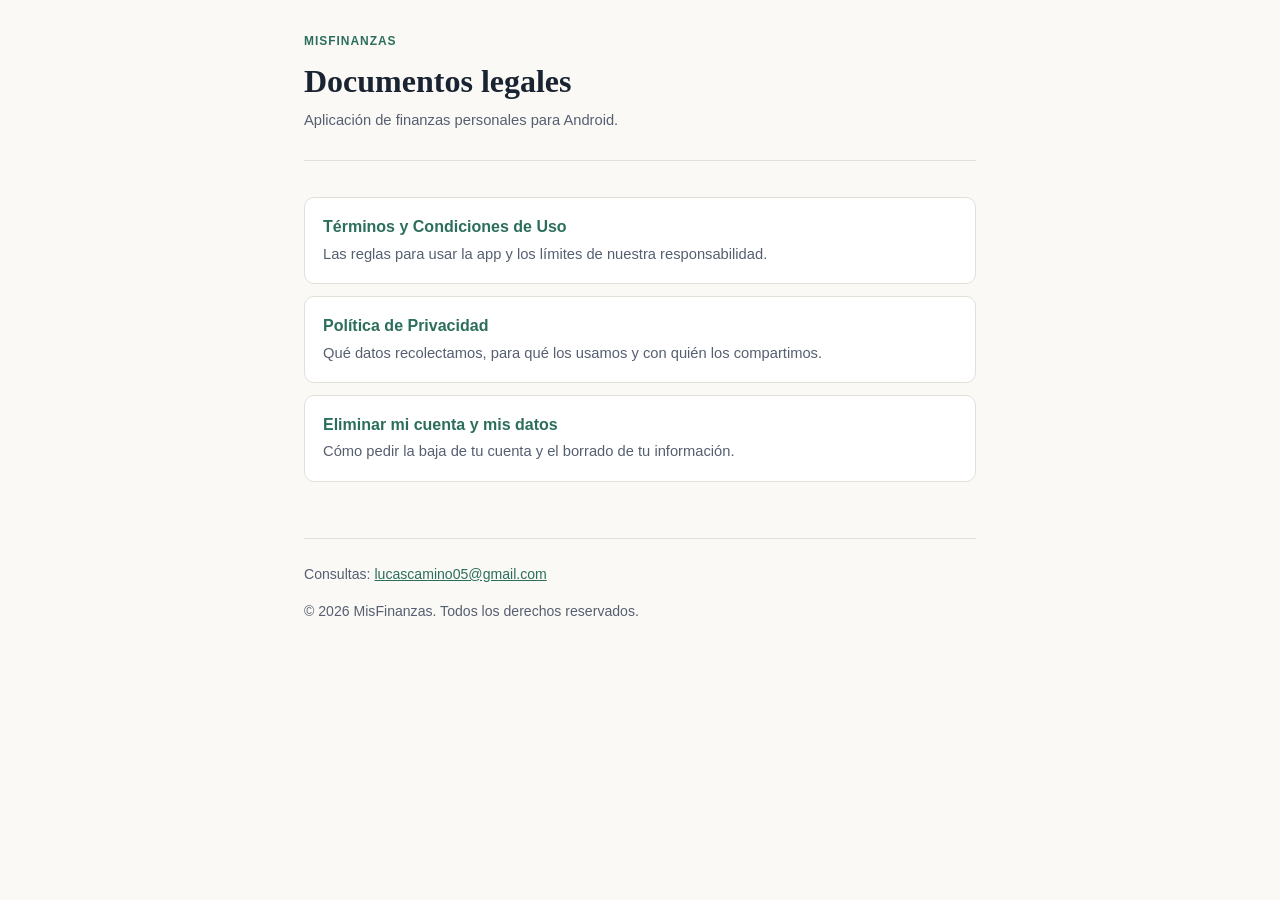
<file: index.html>
<!doctype html>
<html lang="es">
<head>
<meta charset="utf-8">
<meta name="viewport" content="width=device-width, initial-scale=1">
<title>MisFinanzas — Documentos legales</title>
<meta name="description" content="Términos y condiciones, política de privacidad y eliminación de cuenta de la app MisFinanzas.">
<link rel="stylesheet" href="style.css">
<link rel="icon" href="favicon.ico" sizes="any">
<link rel="icon" type="image/png" href="favicon.png">
<link rel="apple-touch-icon" href="apple-touch-icon.png">
</head>
<body>
<div class="wrap">

  <header class="doc-header">
    <p class="eyebrow">MisFinanzas</p>
    <h1>Documentos legales</h1>
    <p class="meta">Aplicación de finanzas personales para Android.</p>
  </header>

  <ul class="doc-list">
    <li>
      <a href="terms.html">
        <strong>Términos y Condiciones de Uso</strong>
        <span>Las reglas para usar la app y los límites de nuestra responsabilidad.</span>
      </a>
    </li>
    <li>
      <a href="privacy-policy.html">
        <strong>Política de Privacidad</strong>
        <span>Qué datos recolectamos, para qué los usamos y con quién los compartimos.</span>
      </a>
    </li>
    <li>
      <a href="delete-account.html">
        <strong>Eliminar mi cuenta y mis datos</strong>
        <span>Cómo pedir la baja de tu cuenta y el borrado de tu información.</span>
      </a>
    </li>
  </ul>

  <footer>
    <p>Consultas: <a href="mailto:lucascamino05@gmail.com">lucascamino05@gmail.com</a></p>
    <p>© 2026 MisFinanzas. Todos los derechos reservados.</p>
  </footer>

</div>
</body>
</html>
</file>
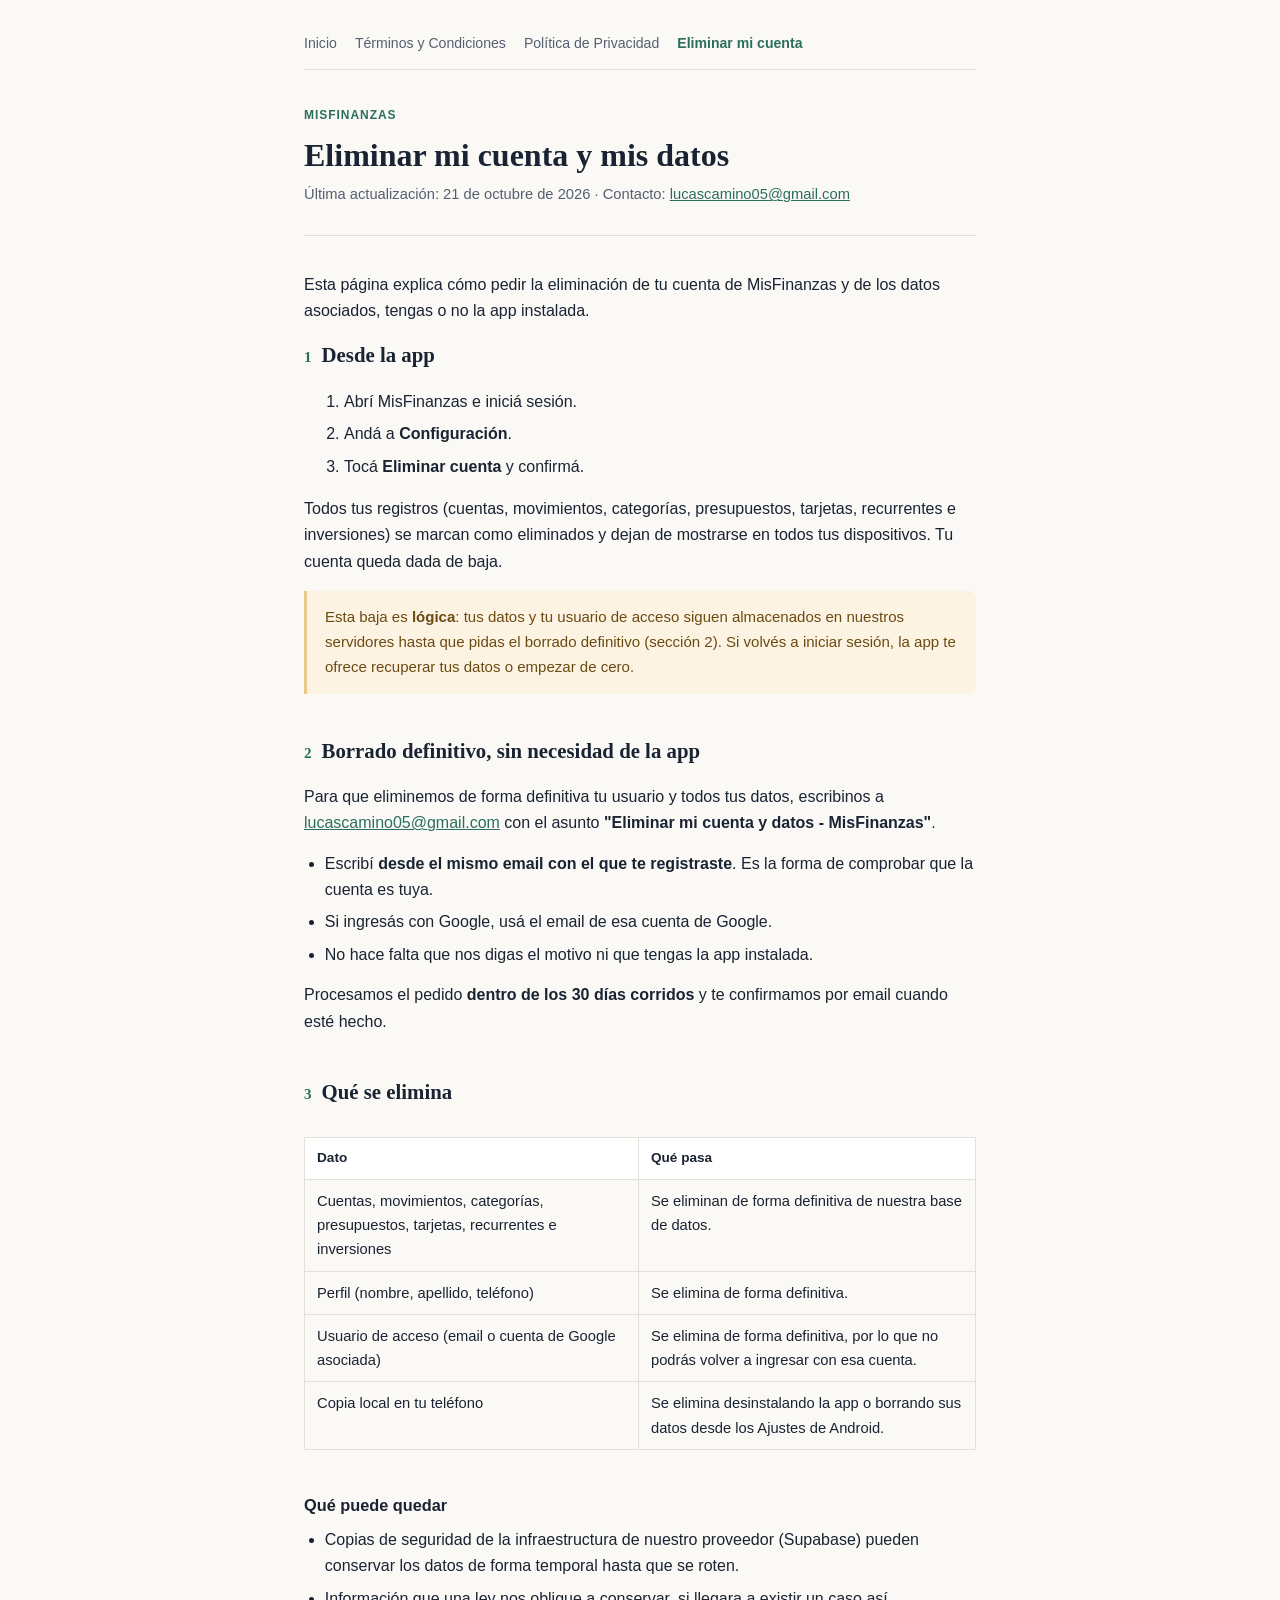
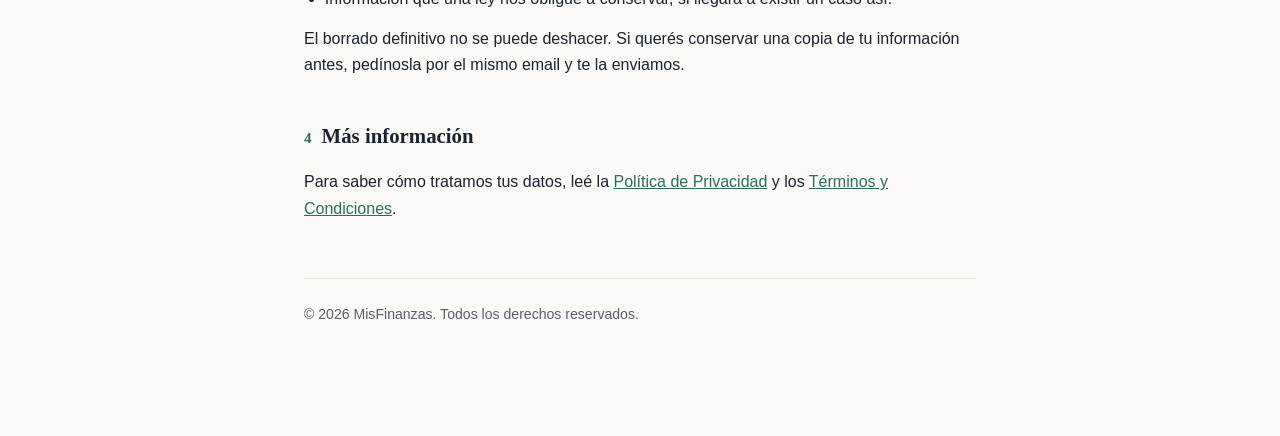
<file: delete-account.html>
<!doctype html>
<html lang="es">
<head>
<meta charset="utf-8">
<meta name="viewport" content="width=device-width, initial-scale=1">
<title>Eliminar mi cuenta — MisFinanzas</title>
<meta name="description" content="Cómo eliminar tu cuenta y tus datos de MisFinanzas.">
<link rel="stylesheet" href="style.css">
<link rel="icon" href="favicon.ico" sizes="any">
<link rel="icon" type="image/png" href="favicon.png">
<link rel="apple-touch-icon" href="apple-touch-icon.png">
</head>
<body>
<div class="wrap">

  <nav class="site-nav" aria-label="Documentos">
    <a href="index.html">Inicio</a>
    <a href="terms.html">Términos y Condiciones</a>
    <a href="privacy-policy.html">Política de Privacidad</a>
    <a href="delete-account.html" aria-current="page">Eliminar mi cuenta</a>
  </nav>

  <header class="doc-header">
    <p class="eyebrow">MisFinanzas</p>
    <h1>Eliminar mi cuenta y mis datos</h1>
    <p class="meta">Última actualización: 21 de octubre de 2026 · Contacto: <a href="mailto:lucascamino05@gmail.com">lucascamino05@gmail.com</a></p>
  </header>

  <p>Esta página explica cómo pedir la eliminación de tu cuenta de MisFinanzas y de los datos asociados, tengas o no la app instalada.</p>

  <section id="desde-la-app">
    <h2 class="section-title"><span class="num">1</span> Desde la app</h2>
    <ol>
      <li>Abrí MisFinanzas e iniciá sesión.</li>
      <li>Andá a <strong>Configuración</strong>.</li>
      <li>Tocá <strong>Eliminar cuenta</strong> y confirmá.</li>
    </ol>
    <p>Todos tus registros (cuentas, movimientos, categorías, presupuestos, tarjetas, recurrentes e inversiones) se marcan como eliminados y dejan de mostrarse en todos tus dispositivos. Tu cuenta queda dada de baja.</p>
    <div class="callout warn">
      <p>Esta baja es <strong>lógica</strong>: tus datos y tu usuario de acceso siguen almacenados en nuestros servidores hasta que pidas el borrado definitivo (sección 2). Si volvés a iniciar sesión, la app te ofrece recuperar tus datos o empezar de cero.</p>
    </div>
  </section>

  <section id="borrado-definitivo">
    <h2 class="section-title"><span class="num">2</span> Borrado definitivo, sin necesidad de la app</h2>
    <p>Para que eliminemos de forma definitiva tu usuario y todos tus datos, escribinos a <a href="mailto:lucascamino05@gmail.com?subject=Eliminar%20mi%20cuenta%20y%20datos%20-%20MisFinanzas">lucascamino05@gmail.com</a> con el asunto <strong>"Eliminar mi cuenta y datos - MisFinanzas"</strong>.</p>
    <ul>
      <li>Escribí <strong>desde el mismo email con el que te registraste</strong>. Es la forma de comprobar que la cuenta es tuya.</li>
      <li>Si ingresás con Google, usá el email de esa cuenta de Google.</li>
      <li>No hace falta que nos digas el motivo ni que tengas la app instalada.</li>
    </ul>
    <p>Procesamos el pedido <strong>dentro de los 30 días corridos</strong> y te confirmamos por email cuando esté hecho.</p>
  </section>

  <section id="que-se-elimina">
    <h2 class="section-title"><span class="num">3</span> Qué se elimina</h2>
    <div class="table-scroll">
      <table>
        <thead><tr><th>Dato</th><th>Qué pasa</th></tr></thead>
        <tbody>
          <tr><td>Cuentas, movimientos, categorías, presupuestos, tarjetas, recurrentes e inversiones</td><td>Se eliminan de forma definitiva de nuestra base de datos.</td></tr>
          <tr><td>Perfil (nombre, apellido, teléfono)</td><td>Se elimina de forma definitiva.</td></tr>
          <tr><td>Usuario de acceso (email o cuenta de Google asociada)</td><td>Se elimina de forma definitiva, por lo que no podrás volver a ingresar con esa cuenta.</td></tr>
          <tr><td>Copia local en tu teléfono</td><td>Se elimina desinstalando la app o borrando sus datos desde los Ajustes de Android.</td></tr>
        </tbody>
      </table>
    </div>

    <h3>Qué puede quedar</h3>
    <ul>
      <li>Copias de seguridad de la infraestructura de nuestro proveedor (Supabase) pueden conservar los datos de forma temporal hasta que se roten.</li>
      <li>Información que una ley nos obligue a conservar, si llegara a existir un caso así.</li>
    </ul>
    <p>El borrado definitivo no se puede deshacer. Si querés conservar una copia de tu información antes, pedínosla por el mismo email y te la enviamos.</p>
  </section>

  <section id="mas-info">
    <h2 class="section-title"><span class="num">4</span> Más información</h2>
    <p>Para saber cómo tratamos tus datos, leé la <a href="privacy-policy.html">Política de Privacidad</a> y los <a href="terms.html">Términos y Condiciones</a>.</p>
  </section>

  <footer>
    <p>© 2026 MisFinanzas. Todos los derechos reservados.</p>
  </footer>

</div>
</body>
</html>
</file>
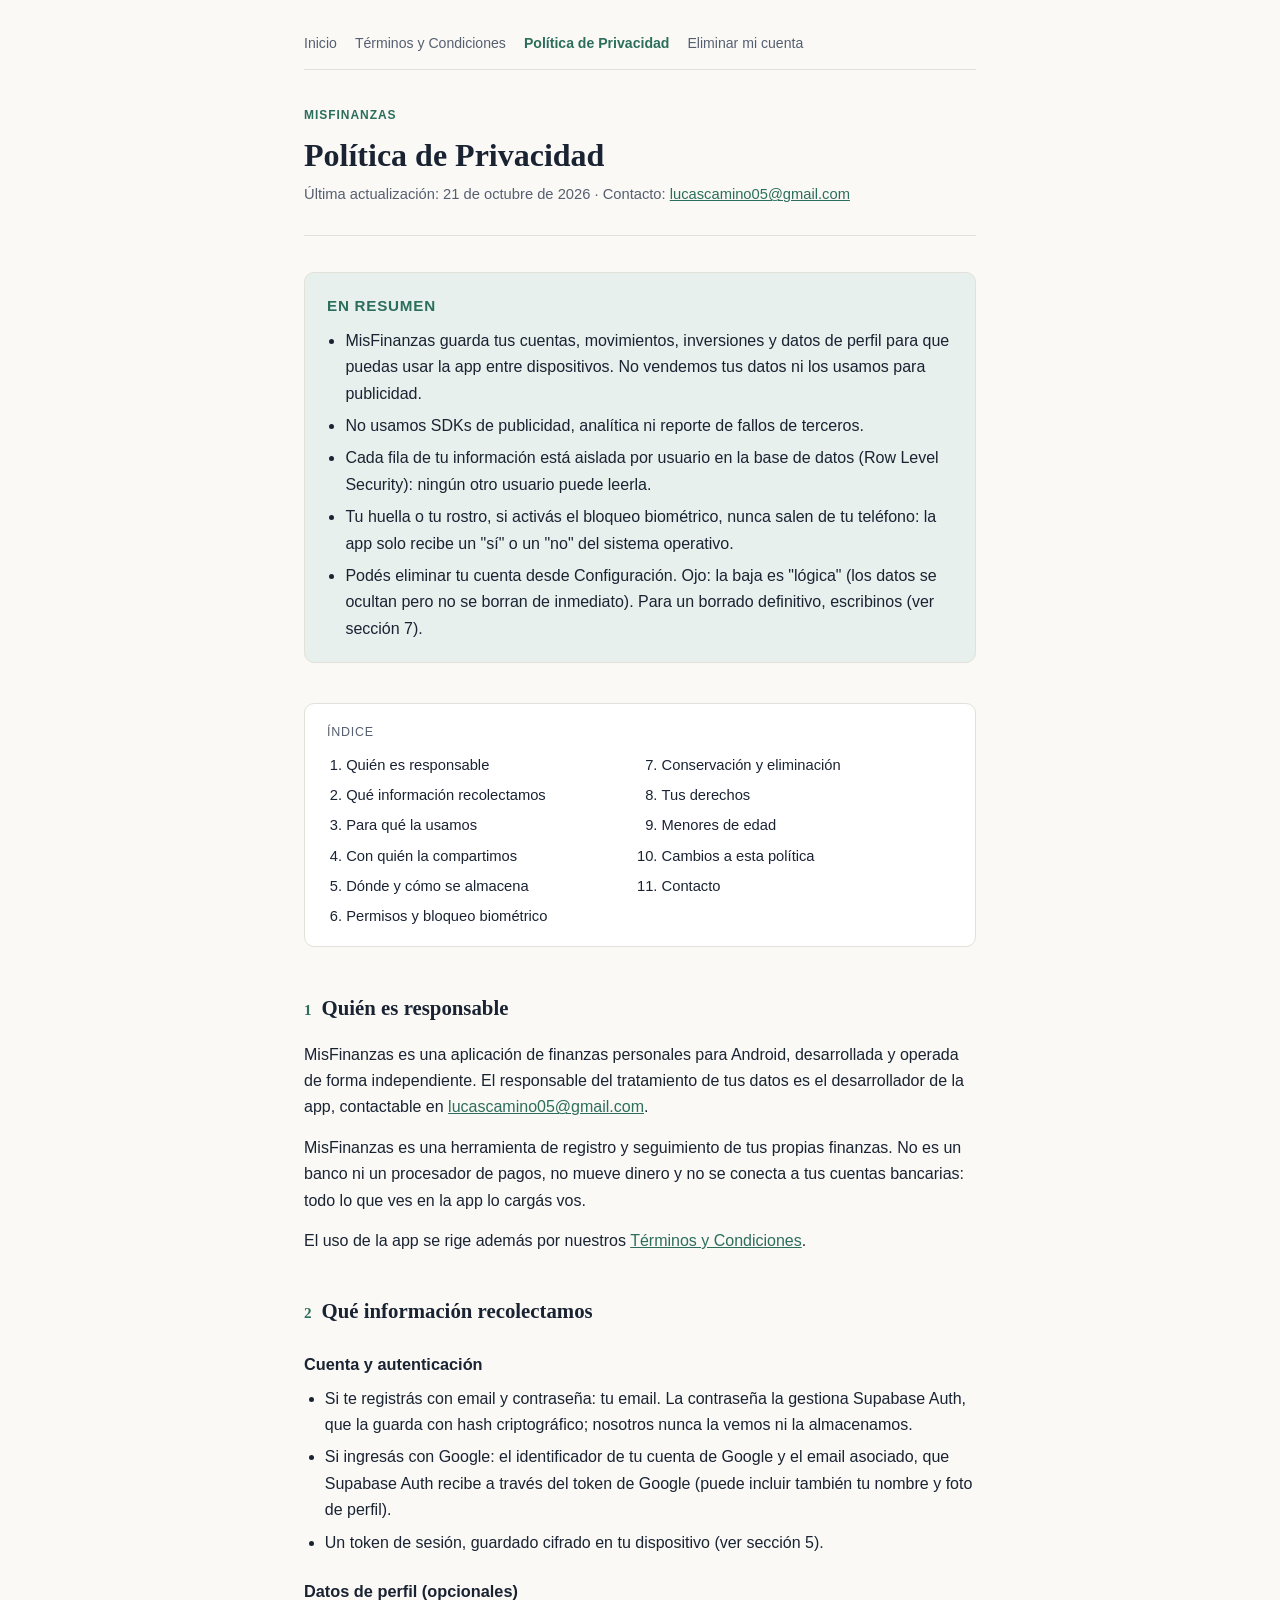
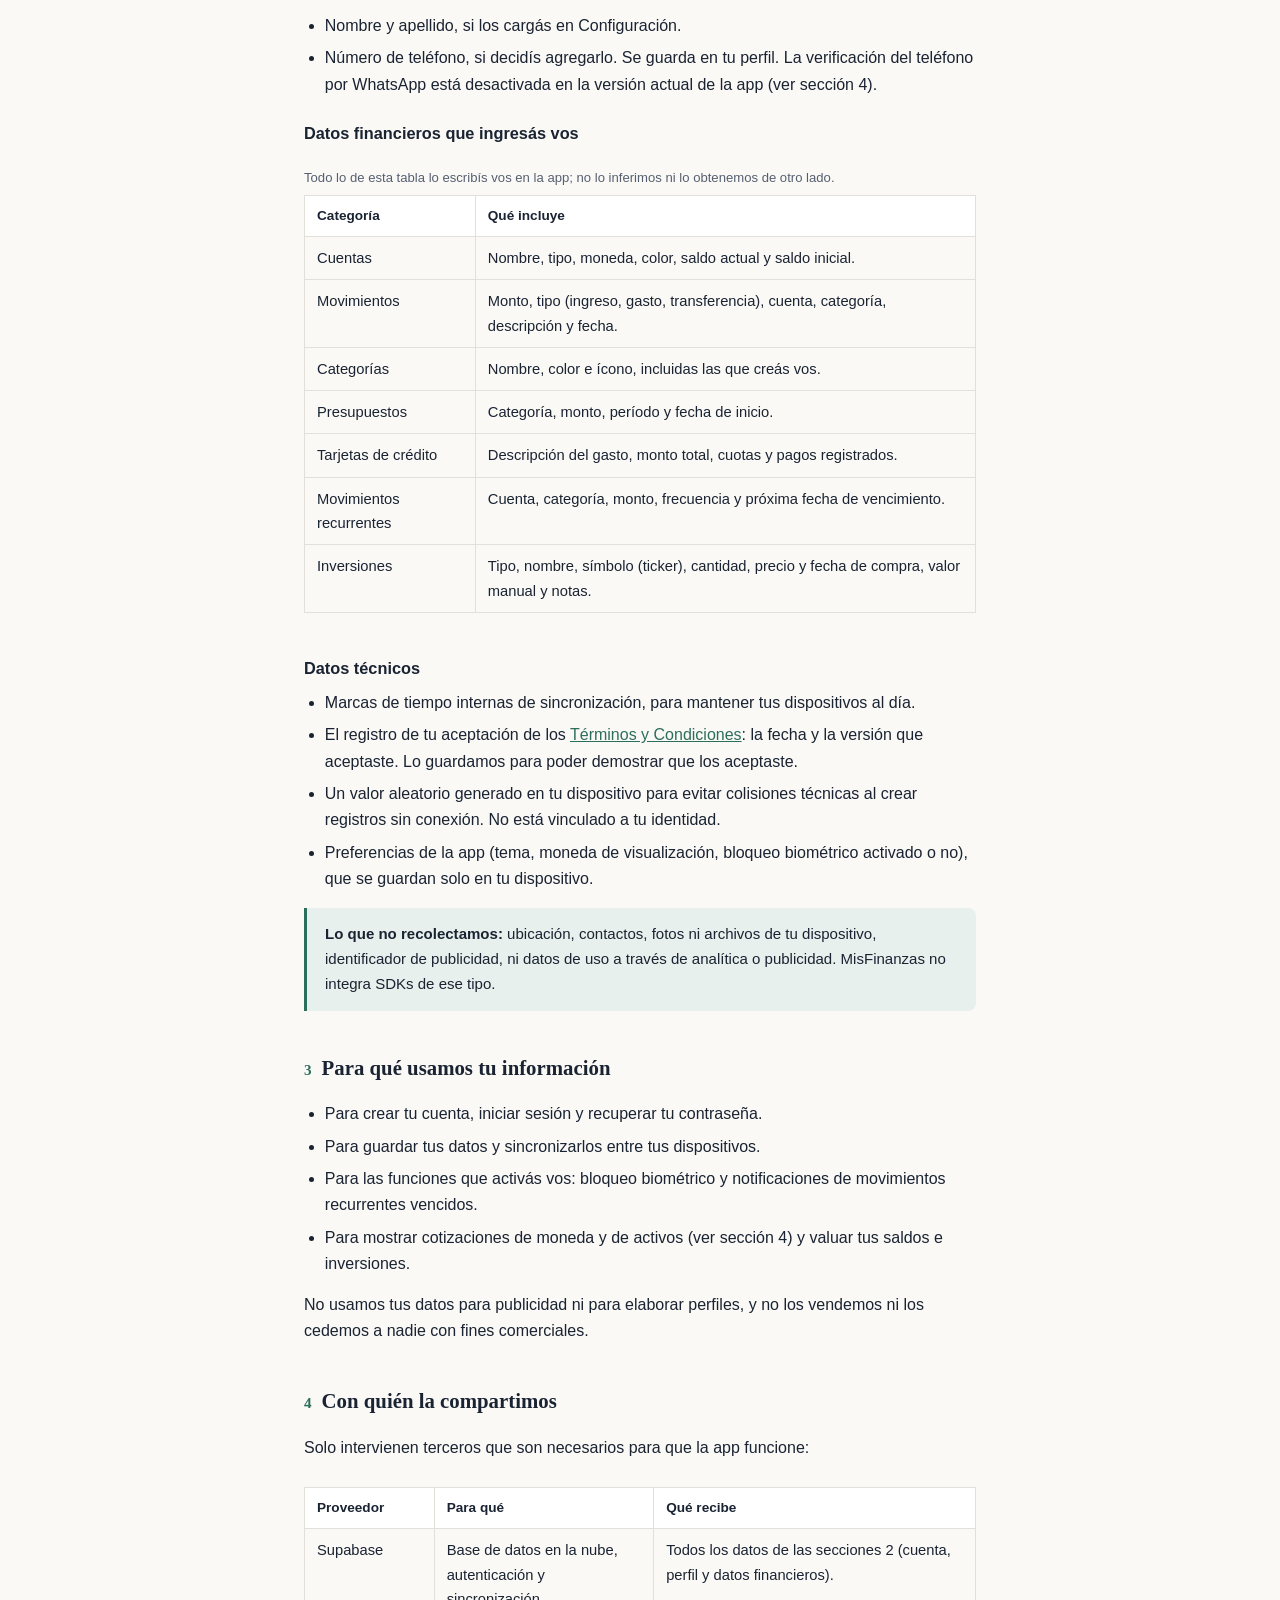
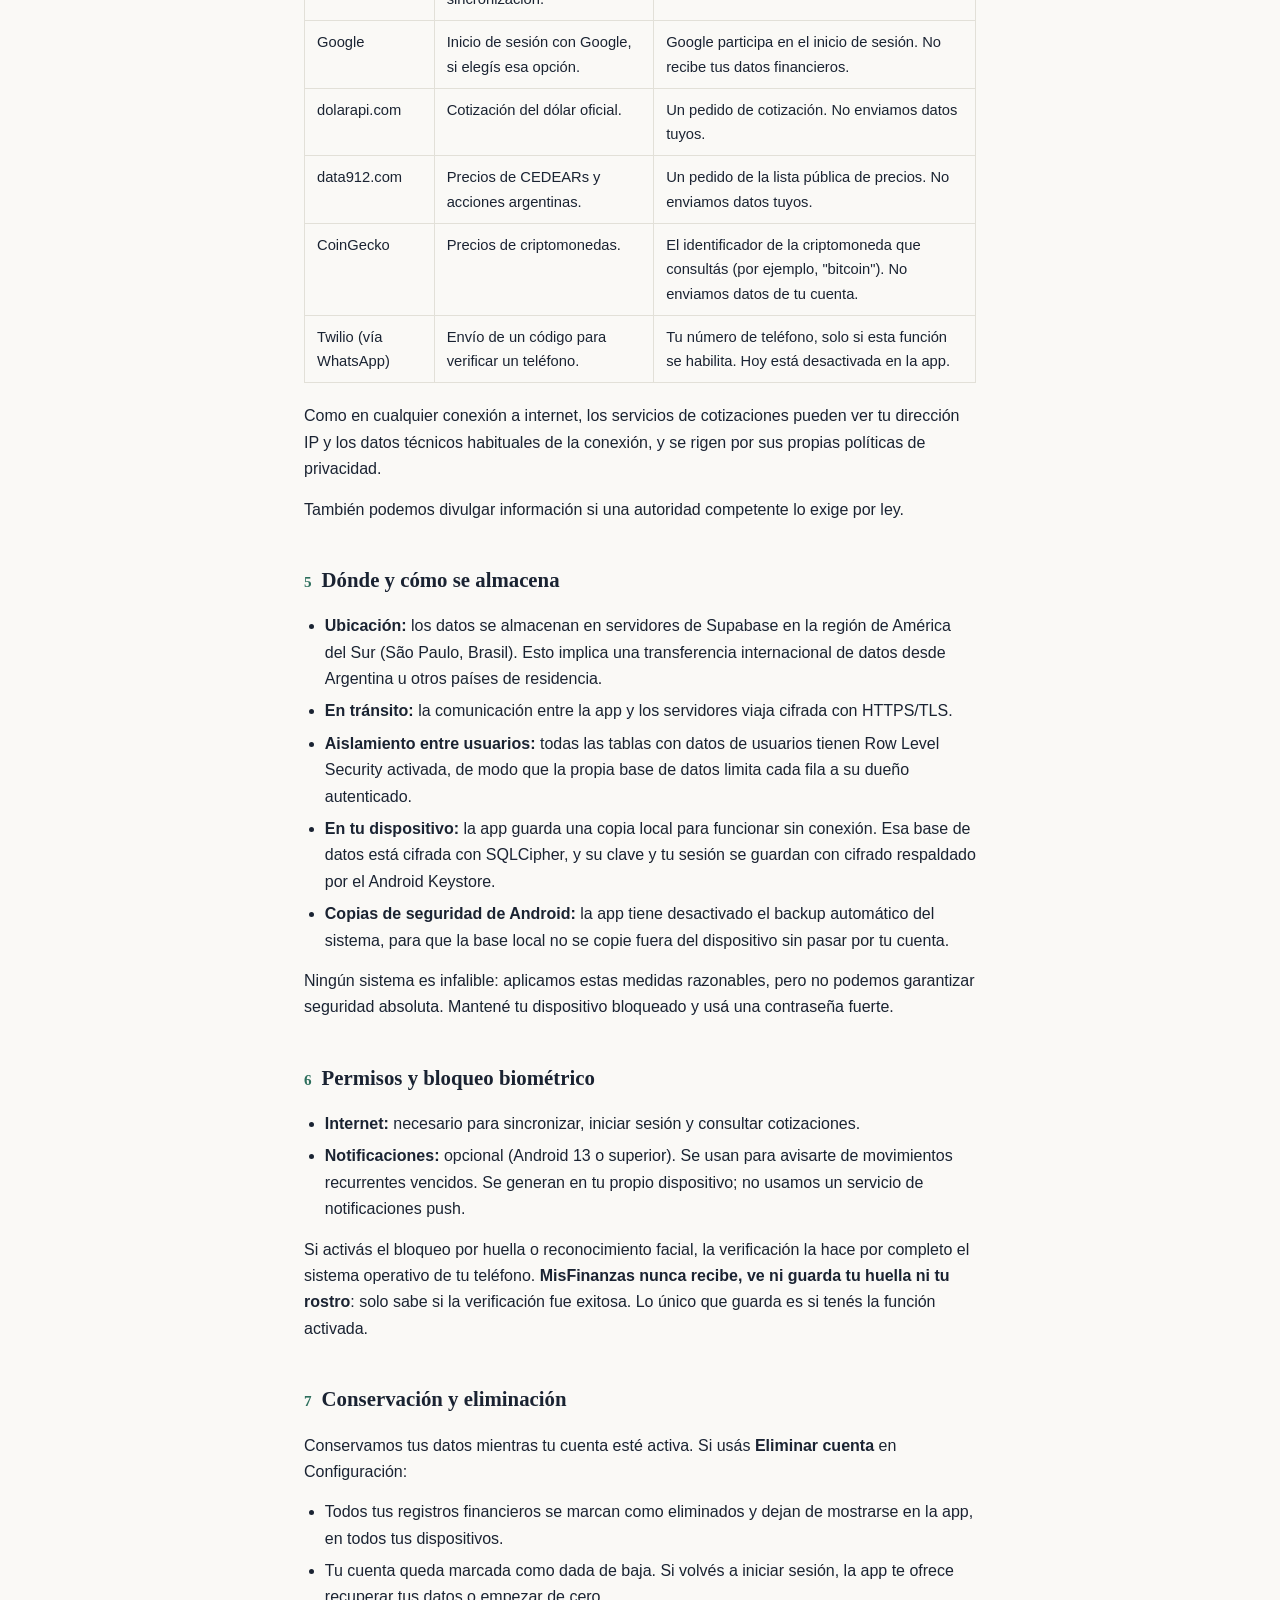
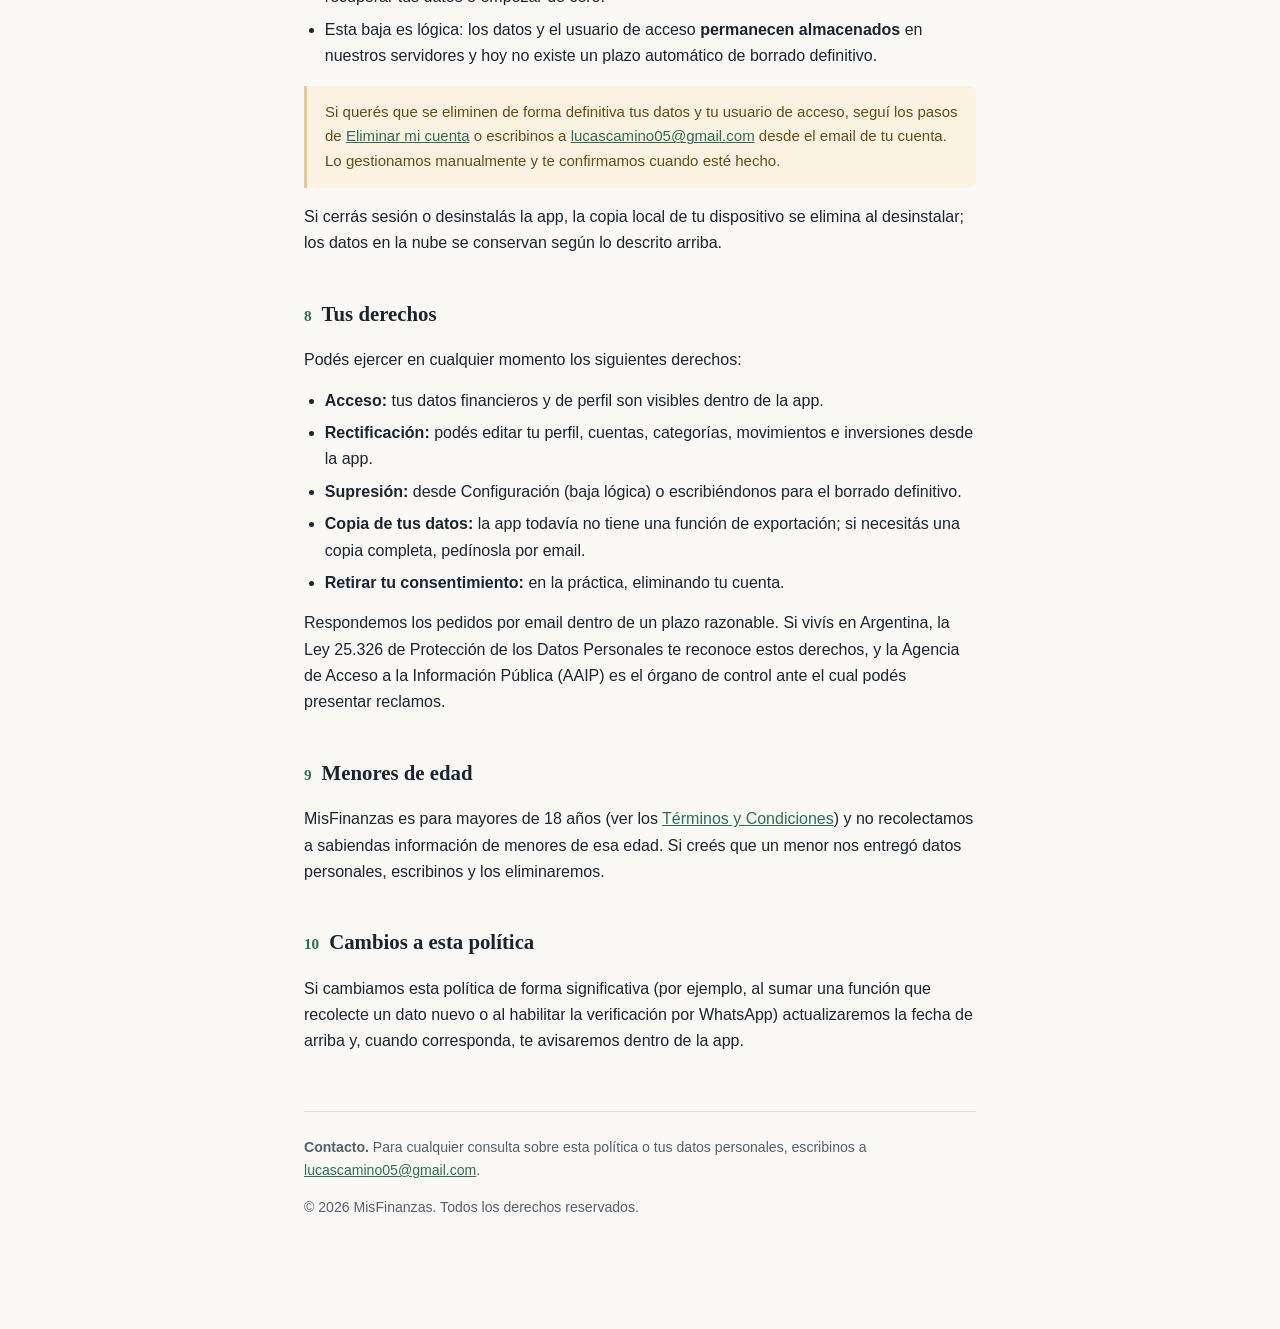
<file: privacy-policy.html>
<!doctype html>
<html lang="es">
<head>
<meta charset="utf-8">
<meta name="viewport" content="width=device-width, initial-scale=1">
<title>Política de Privacidad — MisFinanzas</title>
<meta name="description" content="Política de privacidad de la app MisFinanzas: qué datos se recolectan, para qué, con quién se comparten y cómo ejercer tus derechos.">
<link rel="stylesheet" href="style.css">
<link rel="icon" href="favicon.ico" sizes="any">
<link rel="icon" type="image/png" href="favicon.png">
<link rel="apple-touch-icon" href="apple-touch-icon.png">
</head>
<body>
<div class="wrap">

  <nav class="site-nav" aria-label="Documentos">
    <a href="index.html">Inicio</a>
    <a href="terms.html">Términos y Condiciones</a>
    <a href="privacy-policy.html" aria-current="page">Política de Privacidad</a>
    <a href="delete-account.html">Eliminar mi cuenta</a>
  </nav>

  <header class="doc-header">
    <p class="eyebrow">MisFinanzas</p>
    <h1>Política de Privacidad</h1>
    <p class="meta">Última actualización: 21 de octubre de 2026 · Contacto: <a href="mailto:lucascamino05@gmail.com">lucascamino05@gmail.com</a></p>
  </header>

  <div class="tldr">
    <h2>En resumen</h2>
    <ul>
      <li>MisFinanzas guarda tus cuentas, movimientos, inversiones y datos de perfil para que puedas usar la app entre dispositivos. No vendemos tus datos ni los usamos para publicidad.</li>
      <li>No usamos SDKs de publicidad, analítica ni reporte de fallos de terceros.</li>
      <li>Cada fila de tu información está aislada por usuario en la base de datos (Row Level Security): ningún otro usuario puede leerla.</li>
      <li>Tu huella o tu rostro, si activás el bloqueo biométrico, nunca salen de tu teléfono: la app solo recibe un "sí" o un "no" del sistema operativo.</li>
      <li>Podés eliminar tu cuenta desde Configuración. Ojo: la baja es "lógica" (los datos se ocultan pero no se borran de inmediato). Para un borrado definitivo, escribinos (ver sección 7).</li>
    </ul>
  </div>

  <nav class="toc" aria-label="Índice">
    <p>Índice</p>
    <ol>
      <li><a href="#responsable">Quién es responsable</a></li>
      <li><a href="#que-recolectamos">Qué información recolectamos</a></li>
      <li><a href="#para-que">Para qué la usamos</a></li>
      <li><a href="#con-quien">Con quién la compartimos</a></li>
      <li><a href="#donde-como">Dónde y cómo se almacena</a></li>
      <li><a href="#permisos">Permisos y bloqueo biométrico</a></li>
      <li><a href="#retencion">Conservación y eliminación</a></li>
      <li><a href="#derechos">Tus derechos</a></li>
      <li><a href="#menores">Menores de edad</a></li>
      <li><a href="#cambios">Cambios a esta política</a></li>
      <li><a href="#contacto">Contacto</a></li>
    </ol>
  </nav>

  <section id="responsable">
    <h2 class="section-title"><span class="num">1</span> Quién es responsable</h2>
    <p>MisFinanzas es una aplicación de finanzas personales para Android, desarrollada y operada de forma independiente. El responsable del tratamiento de tus datos es el desarrollador de la app, contactable en <a href="mailto:lucascamino05@gmail.com">lucascamino05@gmail.com</a>.</p>
    <p>MisFinanzas es una herramienta de registro y seguimiento de tus propias finanzas. No es un banco ni un procesador de pagos, no mueve dinero y no se conecta a tus cuentas bancarias: todo lo que ves en la app lo cargás vos.</p>
    <p>El uso de la app se rige además por nuestros <a href="terms.html">Términos y Condiciones</a>.</p>
  </section>

  <section id="que-recolectamos">
    <h2 class="section-title"><span class="num">2</span> Qué información recolectamos</h2>

    <h3>Cuenta y autenticación</h3>
    <ul>
      <li>Si te registrás con email y contraseña: tu email. La contraseña la gestiona Supabase Auth, que la guarda con hash criptográfico; nosotros nunca la vemos ni la almacenamos.</li>
      <li>Si ingresás con Google: el identificador de tu cuenta de Google y el email asociado, que Supabase Auth recibe a través del token de Google (puede incluir también tu nombre y foto de perfil).</li>
      <li>Un token de sesión, guardado cifrado en tu dispositivo (ver sección 5).</li>
    </ul>

    <h3>Datos de perfil (opcionales)</h3>
    <ul>
      <li>Nombre y apellido, si los cargás en Configuración.</li>
      <li>Número de teléfono, si decidís agregarlo. Se guarda en tu perfil. La verificación del teléfono por WhatsApp está desactivada en la versión actual de la app (ver sección 4).</li>
    </ul>

    <h3>Datos financieros que ingresás vos</h3>
    <div class="table-scroll">
      <table>
        <caption>Todo lo de esta tabla lo escribís vos en la app; no lo inferimos ni lo obtenemos de otro lado.</caption>
        <thead><tr><th>Categoría</th><th>Qué incluye</th></tr></thead>
        <tbody>
          <tr><td>Cuentas</td><td>Nombre, tipo, moneda, color, saldo actual y saldo inicial.</td></tr>
          <tr><td>Movimientos</td><td>Monto, tipo (ingreso, gasto, transferencia), cuenta, categoría, descripción y fecha.</td></tr>
          <tr><td>Categorías</td><td>Nombre, color e ícono, incluidas las que creás vos.</td></tr>
          <tr><td>Presupuestos</td><td>Categoría, monto, período y fecha de inicio.</td></tr>
          <tr><td>Tarjetas de crédito</td><td>Descripción del gasto, monto total, cuotas y pagos registrados.</td></tr>
          <tr><td>Movimientos recurrentes</td><td>Cuenta, categoría, monto, frecuencia y próxima fecha de vencimiento.</td></tr>
          <tr><td>Inversiones</td><td>Tipo, nombre, símbolo (ticker), cantidad, precio y fecha de compra, valor manual y notas.</td></tr>
        </tbody>
      </table>
    </div>

    <h3>Datos técnicos</h3>
    <ul>
      <li>Marcas de tiempo internas de sincronización, para mantener tus dispositivos al día.</li>
      <li>El registro de tu aceptación de los <a href="terms.html">Términos y Condiciones</a>: la fecha y la versión que aceptaste. Lo guardamos para poder demostrar que los aceptaste.</li>
      <li>Un valor aleatorio generado en tu dispositivo para evitar colisiones técnicas al crear registros sin conexión. No está vinculado a tu identidad.</li>
      <li>Preferencias de la app (tema, moneda de visualización, bloqueo biométrico activado o no), que se guardan solo en tu dispositivo.</li>
    </ul>

    <div class="callout">
      <p><strong>Lo que no recolectamos:</strong> ubicación, contactos, fotos ni archivos de tu dispositivo, identificador de publicidad, ni datos de uso a través de analítica o publicidad. MisFinanzas no integra SDKs de ese tipo.</p>
    </div>
  </section>

  <section id="para-que">
    <h2 class="section-title"><span class="num">3</span> Para qué usamos tu información</h2>
    <ul>
      <li>Para crear tu cuenta, iniciar sesión y recuperar tu contraseña.</li>
      <li>Para guardar tus datos y sincronizarlos entre tus dispositivos.</li>
      <li>Para las funciones que activás vos: bloqueo biométrico y notificaciones de movimientos recurrentes vencidos.</li>
      <li>Para mostrar cotizaciones de moneda y de activos (ver sección 4) y valuar tus saldos e inversiones.</li>
    </ul>
    <p>No usamos tus datos para publicidad ni para elaborar perfiles, y no los vendemos ni los cedemos a nadie con fines comerciales.</p>
  </section>

  <section id="con-quien">
    <h2 class="section-title"><span class="num">4</span> Con quién la compartimos</h2>
    <p>Solo intervienen terceros que son necesarios para que la app funcione:</p>
    <div class="table-scroll">
      <table>
        <thead><tr><th>Proveedor</th><th>Para qué</th><th>Qué recibe</th></tr></thead>
        <tbody>
          <tr>
            <td>Supabase</td>
            <td>Base de datos en la nube, autenticación y sincronización.</td>
            <td>Todos los datos de las secciones 2 (cuenta, perfil y datos financieros).</td>
          </tr>
          <tr>
            <td>Google</td>
            <td>Inicio de sesión con Google, si elegís esa opción.</td>
            <td>Google participa en el inicio de sesión. No recibe tus datos financieros.</td>
          </tr>
          <tr>
            <td>dolarapi.com</td>
            <td>Cotización del dólar oficial.</td>
            <td>Un pedido de cotización. No enviamos datos tuyos.</td>
          </tr>
          <tr>
            <td>data912.com</td>
            <td>Precios de CEDEARs y acciones argentinas.</td>
            <td>Un pedido de la lista pública de precios. No enviamos datos tuyos.</td>
          </tr>
          <tr>
            <td>CoinGecko</td>
            <td>Precios de criptomonedas.</td>
            <td>El identificador de la criptomoneda que consultás (por ejemplo, "bitcoin"). No enviamos datos de tu cuenta.</td>
          </tr>
          <tr>
            <td>Twilio (vía WhatsApp)</td>
            <td>Envío de un código para verificar un teléfono.</td>
            <td>Tu número de teléfono, solo si esta función se habilita. Hoy está desactivada en la app.</td>
          </tr>
        </tbody>
      </table>
    </div>
    <p>Como en cualquier conexión a internet, los servicios de cotizaciones pueden ver tu dirección IP y los datos técnicos habituales de la conexión, y se rigen por sus propias políticas de privacidad.</p>
    <p>También podemos divulgar información si una autoridad competente lo exige por ley.</p>
  </section>

  <section id="donde-como">
    <h2 class="section-title"><span class="num">5</span> Dónde y cómo se almacena</h2>
    <ul>
      <li><strong>Ubicación:</strong> los datos se almacenan en servidores de Supabase en la región de América del Sur (São Paulo, Brasil). Esto implica una transferencia internacional de datos desde Argentina u otros países de residencia.</li>
      <li><strong>En tránsito:</strong> la comunicación entre la app y los servidores viaja cifrada con HTTPS/TLS.</li>
      <li><strong>Aislamiento entre usuarios:</strong> todas las tablas con datos de usuarios tienen Row Level Security activada, de modo que la propia base de datos limita cada fila a su dueño autenticado.</li>
      <li><strong>En tu dispositivo:</strong> la app guarda una copia local para funcionar sin conexión. Esa base de datos está cifrada con SQLCipher, y su clave y tu sesión se guardan con cifrado respaldado por el Android Keystore.</li>
      <li><strong>Copias de seguridad de Android:</strong> la app tiene desactivado el backup automático del sistema, para que la base local no se copie fuera del dispositivo sin pasar por tu cuenta.</li>
    </ul>
    <p>Ningún sistema es infalible: aplicamos estas medidas razonables, pero no podemos garantizar seguridad absoluta. Mantené tu dispositivo bloqueado y usá una contraseña fuerte.</p>
  </section>

  <section id="permisos">
    <h2 class="section-title"><span class="num">6</span> Permisos y bloqueo biométrico</h2>
    <ul>
      <li><strong>Internet:</strong> necesario para sincronizar, iniciar sesión y consultar cotizaciones.</li>
      <li><strong>Notificaciones:</strong> opcional (Android 13 o superior). Se usan para avisarte de movimientos recurrentes vencidos. Se generan en tu propio dispositivo; no usamos un servicio de notificaciones push.</li>
    </ul>
    <p>Si activás el bloqueo por huella o reconocimiento facial, la verificación la hace por completo el sistema operativo de tu teléfono. <strong>MisFinanzas nunca recibe, ve ni guarda tu huella ni tu rostro</strong>: solo sabe si la verificación fue exitosa. Lo único que guarda es si tenés la función activada.</p>
  </section>

  <section id="retencion">
    <h2 class="section-title"><span class="num">7</span> Conservación y eliminación</h2>
    <p>Conservamos tus datos mientras tu cuenta esté activa. Si usás <strong>Eliminar cuenta</strong> en Configuración:</p>
    <ul>
      <li>Todos tus registros financieros se marcan como eliminados y dejan de mostrarse en la app, en todos tus dispositivos.</li>
      <li>Tu cuenta queda marcada como dada de baja. Si volvés a iniciar sesión, la app te ofrece recuperar tus datos o empezar de cero.</li>
      <li>Esta baja es lógica: los datos y el usuario de acceso <strong>permanecen almacenados</strong> en nuestros servidores y hoy no existe un plazo automático de borrado definitivo.</li>
    </ul>
    <div class="callout warn">
      <p>Si querés que se eliminen de forma definitiva tus datos y tu usuario de acceso, seguí los pasos de <a href="delete-account.html">Eliminar mi cuenta</a> o escribinos a <a href="mailto:lucascamino05@gmail.com">lucascamino05@gmail.com</a> desde el email de tu cuenta. Lo gestionamos manualmente y te confirmamos cuando esté hecho.</p>
    </div>
    <p>Si cerrás sesión o desinstalás la app, la copia local de tu dispositivo se elimina al desinstalar; los datos en la nube se conservan según lo descrito arriba.</p>
  </section>

  <section id="derechos">
    <h2 class="section-title"><span class="num">8</span> Tus derechos</h2>
    <p>Podés ejercer en cualquier momento los siguientes derechos:</p>
    <ul>
      <li><strong>Acceso:</strong> tus datos financieros y de perfil son visibles dentro de la app.</li>
      <li><strong>Rectificación:</strong> podés editar tu perfil, cuentas, categorías, movimientos e inversiones desde la app.</li>
      <li><strong>Supresión:</strong> desde Configuración (baja lógica) o escribiéndonos para el borrado definitivo.</li>
      <li><strong>Copia de tus datos:</strong> la app todavía no tiene una función de exportación; si necesitás una copia completa, pedínosla por email.</li>
      <li><strong>Retirar tu consentimiento:</strong> en la práctica, eliminando tu cuenta.</li>
    </ul>
    <p>Respondemos los pedidos por email dentro de un plazo razonable. Si vivís en Argentina, la Ley 25.326 de Protección de los Datos Personales te reconoce estos derechos, y la Agencia de Acceso a la Información Pública (AAIP) es el órgano de control ante el cual podés presentar reclamos.</p>
  </section>

  <section id="menores">
    <h2 class="section-title"><span class="num">9</span> Menores de edad</h2>
    <p>MisFinanzas es para mayores de 18 años (ver los <a href="terms.html#edad">Términos y Condiciones</a>) y no recolectamos a sabiendas información de menores de esa edad. Si creés que un menor nos entregó datos personales, escribinos y los eliminaremos.</p>
  </section>

  <section id="cambios">
    <h2 class="section-title"><span class="num">10</span> Cambios a esta política</h2>
    <p>Si cambiamos esta política de forma significativa (por ejemplo, al sumar una función que recolecte un dato nuevo o al habilitar la verificación por WhatsApp) actualizaremos la fecha de arriba y, cuando corresponda, te avisaremos dentro de la app.</p>
  </section>

  <footer id="contacto">
    <p><strong>Contacto.</strong> Para cualquier consulta sobre esta política o tus datos personales, escribinos a <a href="mailto:lucascamino05@gmail.com">lucascamino05@gmail.com</a>.</p>
    <p>© 2026 MisFinanzas. Todos los derechos reservados.</p>
  </footer>

</div>
</body>
</html>
</file>
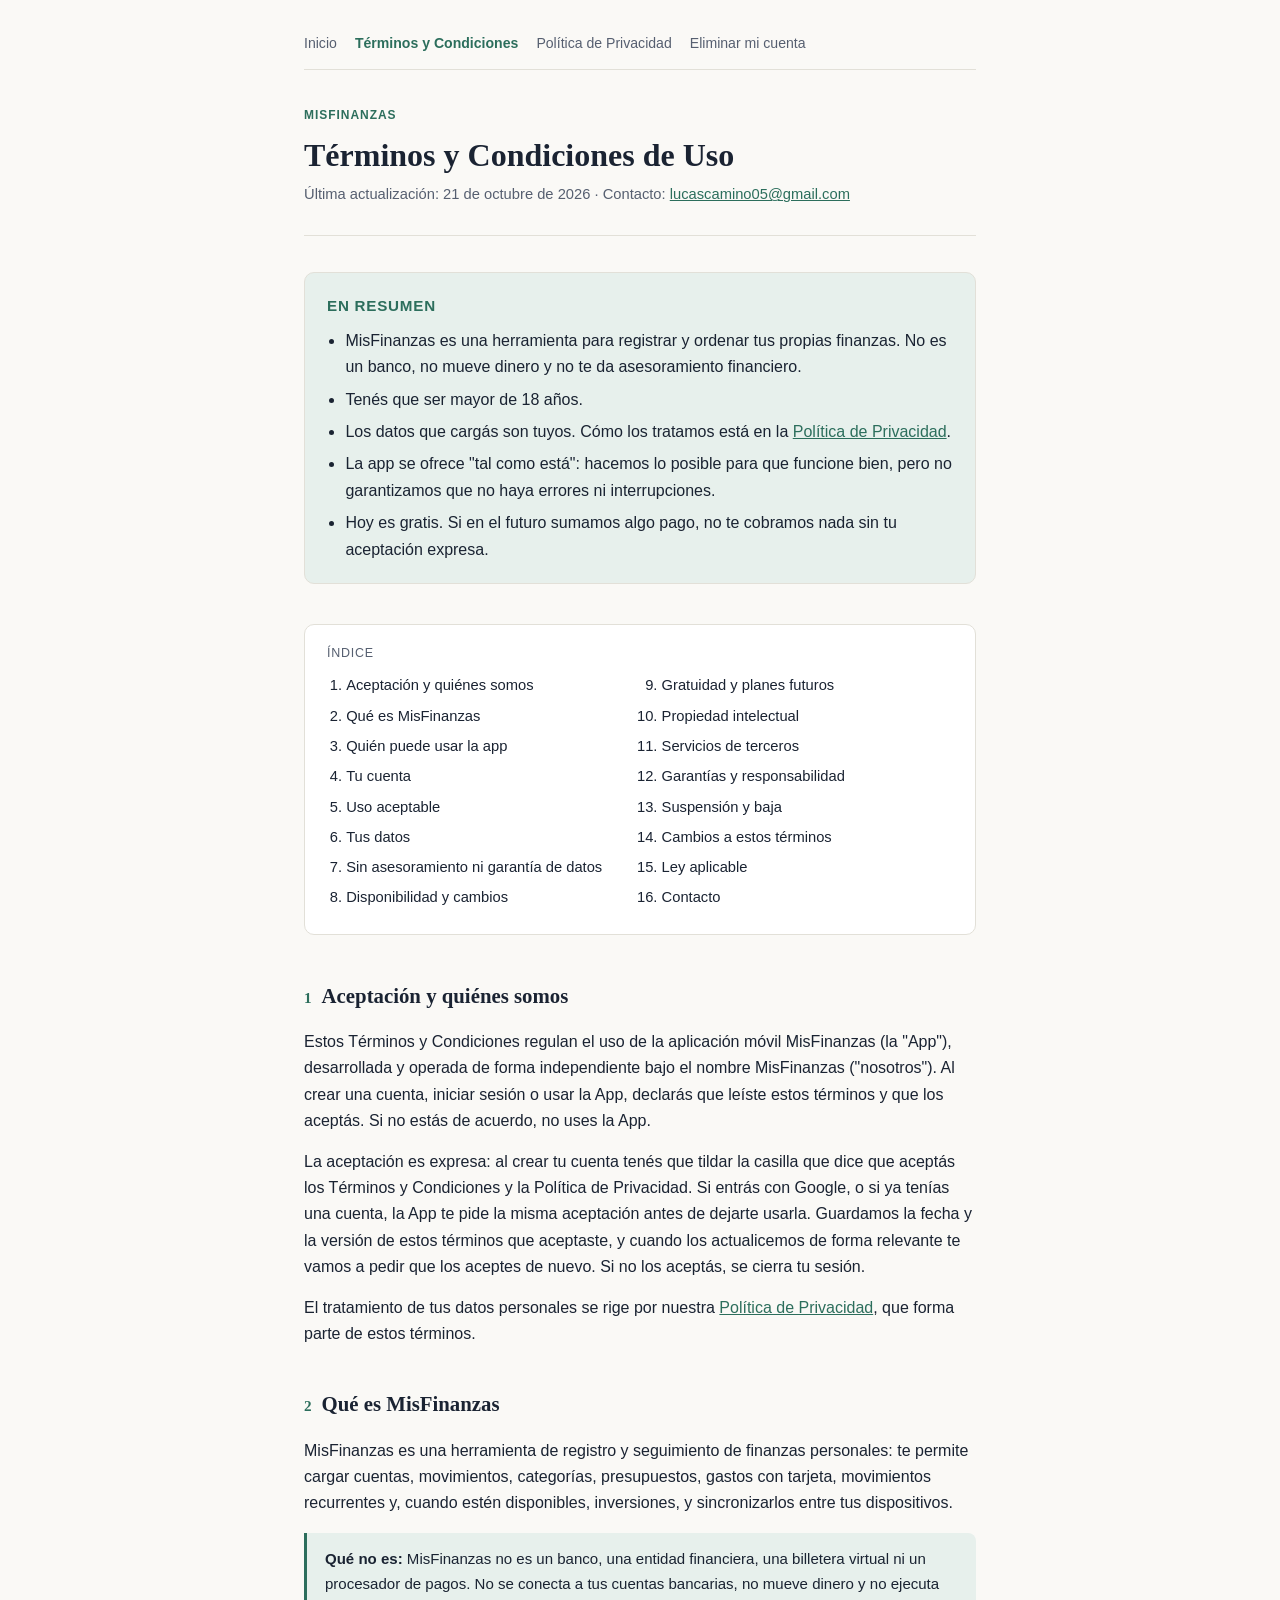
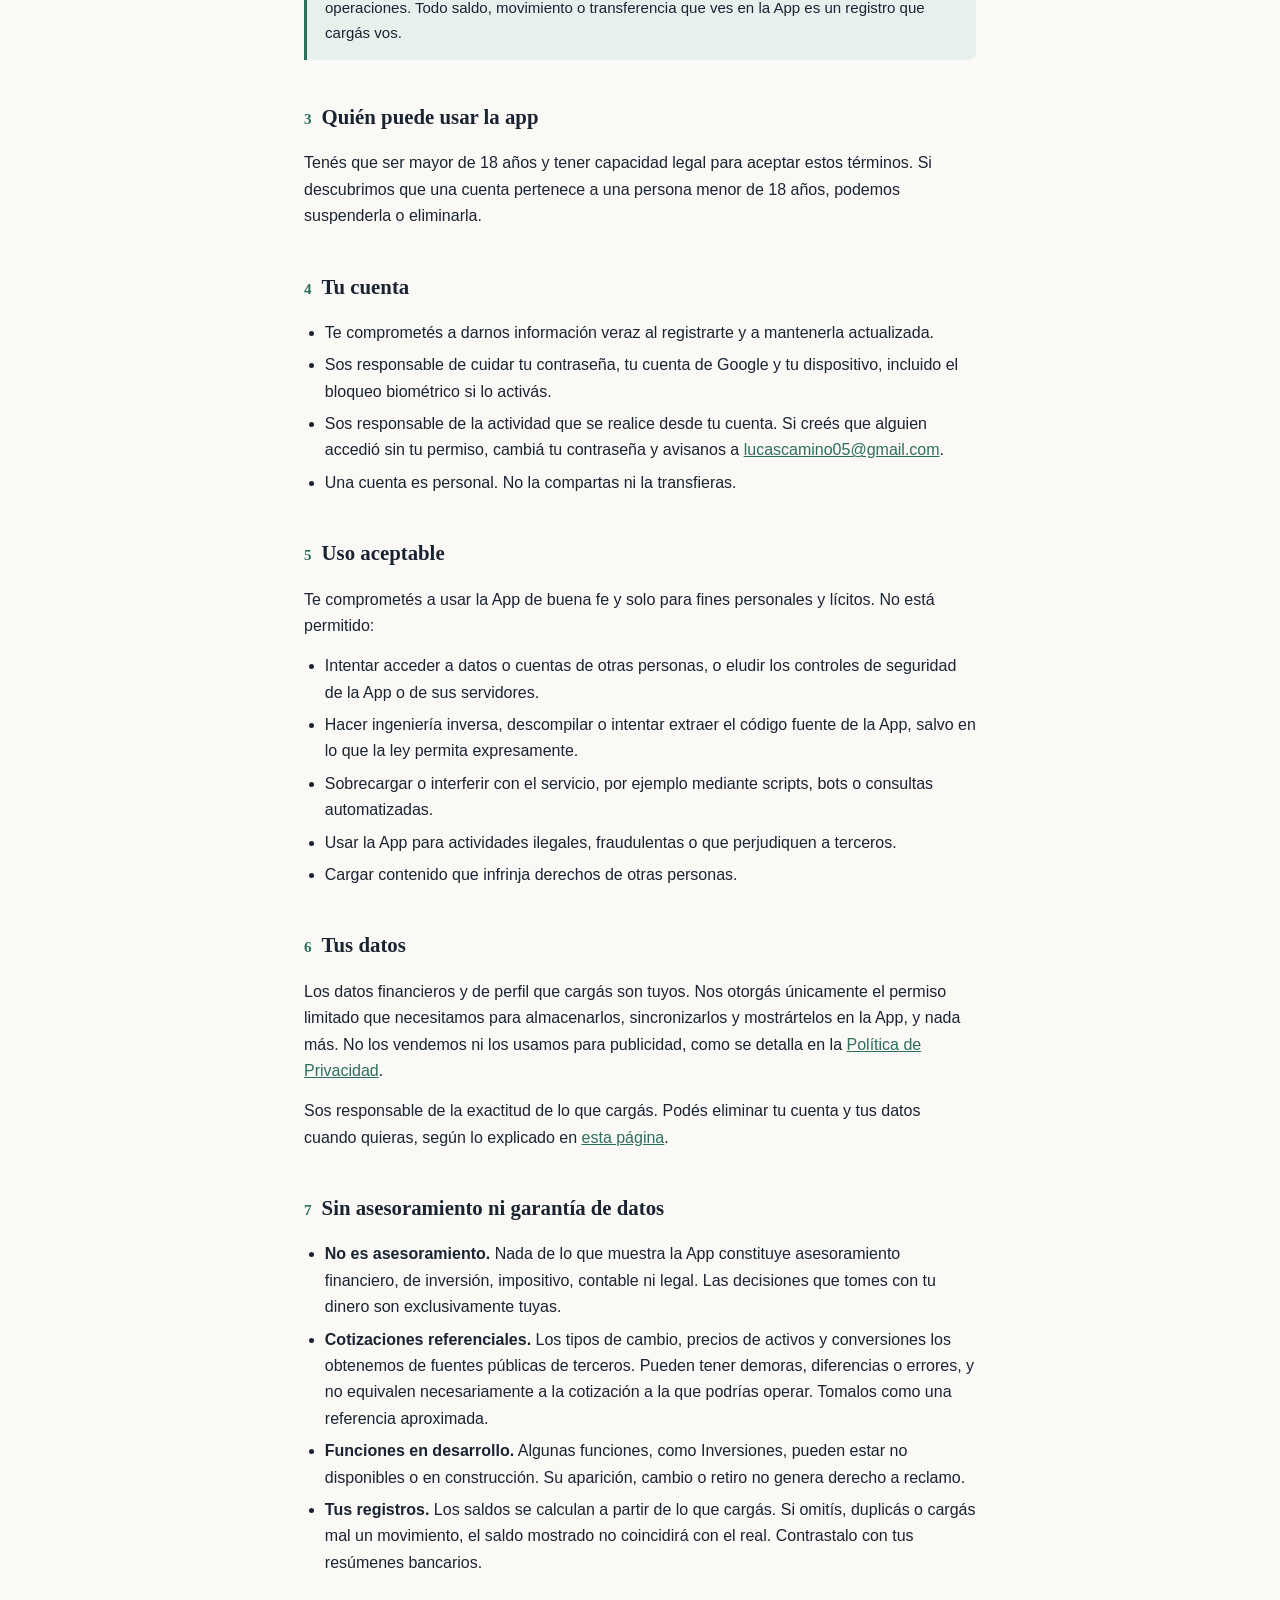
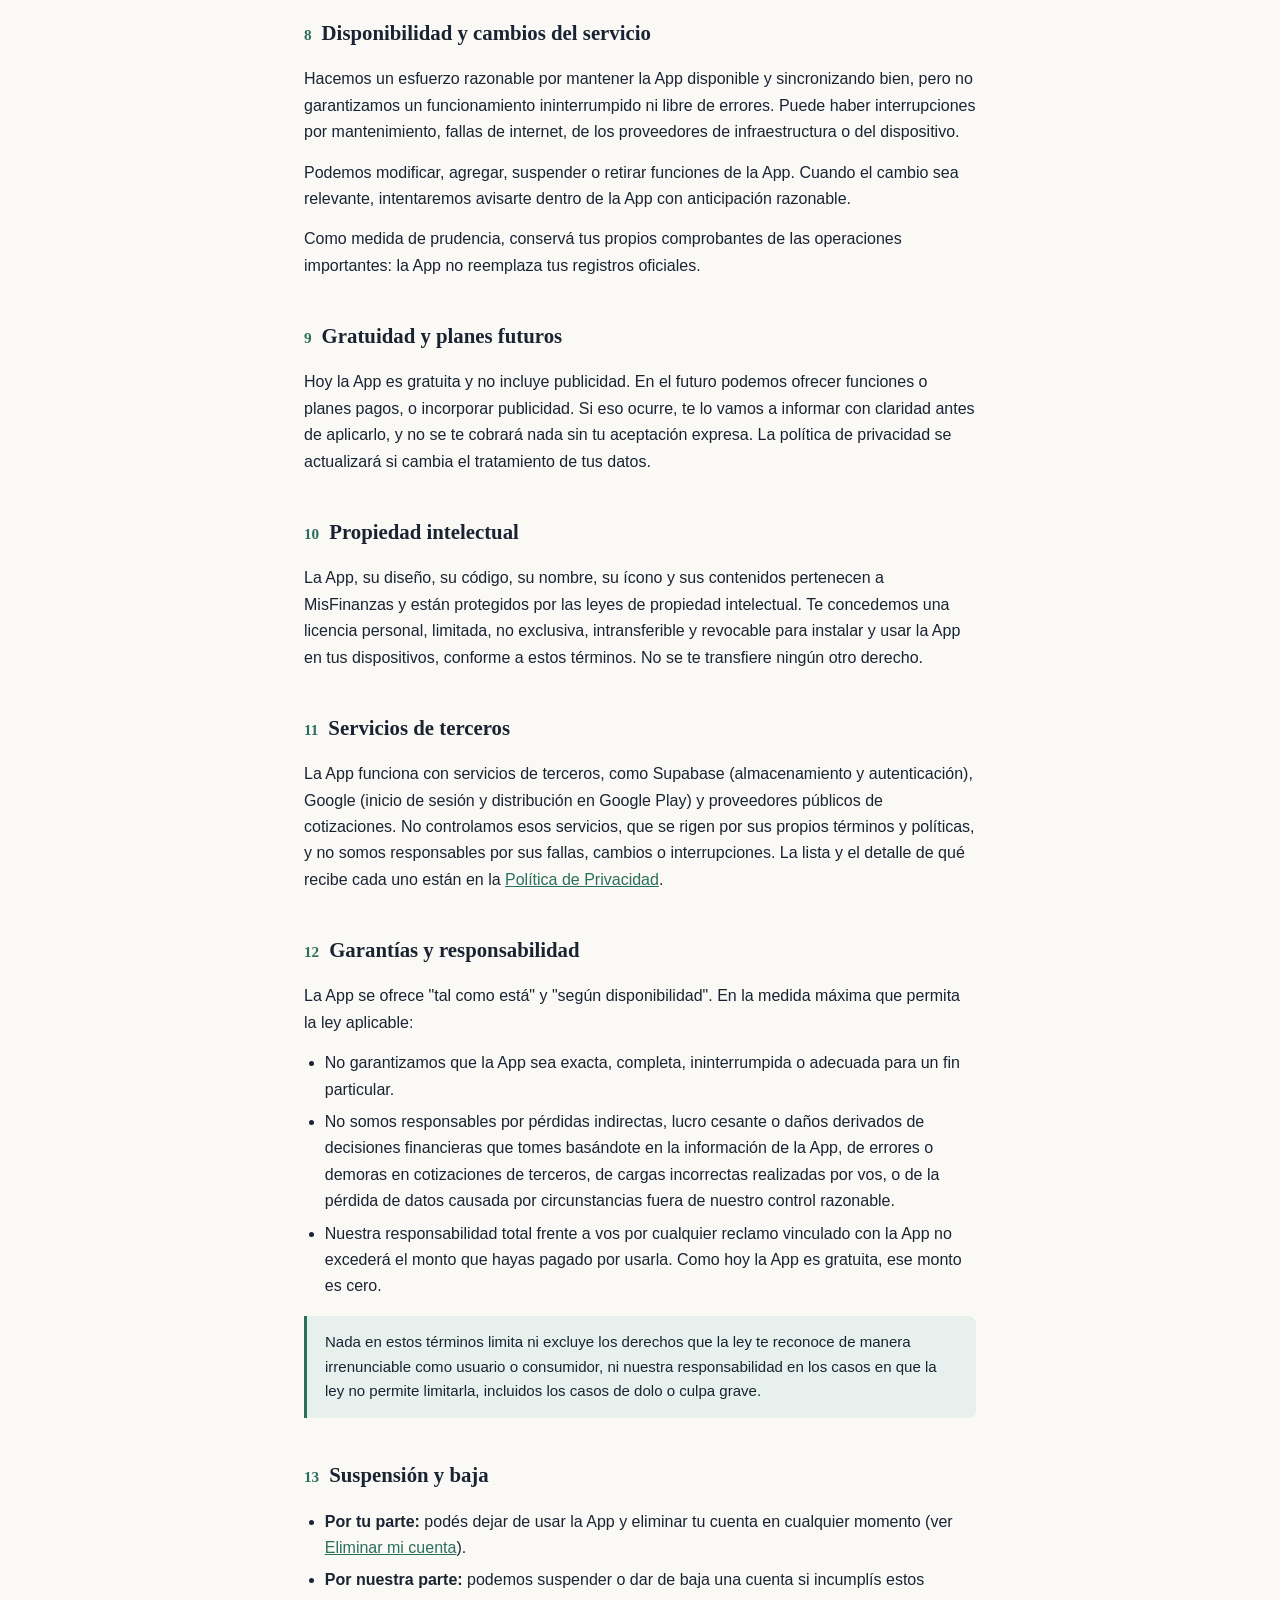
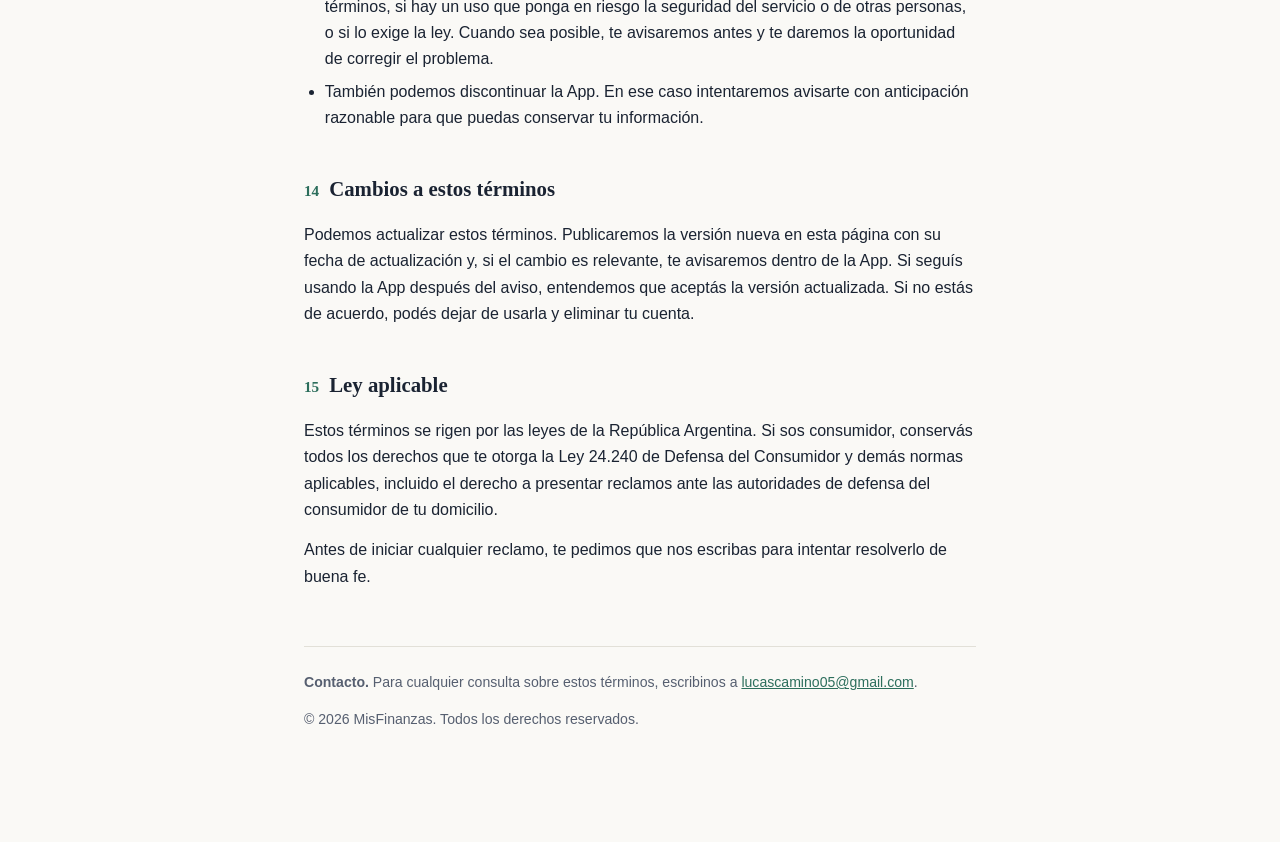
<file: terms.html>
<!doctype html>
<html lang="es">
<head>
<meta charset="utf-8">
<meta name="viewport" content="width=device-width, initial-scale=1">
<title>Términos y Condiciones de Uso — MisFinanzas</title>
<meta name="description" content="Términos y condiciones de uso de la app MisFinanzas.">
<link rel="stylesheet" href="style.css">
<link rel="icon" href="favicon.ico" sizes="any">
<link rel="icon" type="image/png" href="favicon.png">
<link rel="apple-touch-icon" href="apple-touch-icon.png">
</head>
<body>
<div class="wrap">

  <nav class="site-nav" aria-label="Documentos">
    <a href="index.html">Inicio</a>
    <a href="terms.html" aria-current="page">Términos y Condiciones</a>
    <a href="privacy-policy.html">Política de Privacidad</a>
    <a href="delete-account.html">Eliminar mi cuenta</a>
  </nav>

  <header class="doc-header">
    <p class="eyebrow">MisFinanzas</p>
    <h1>Términos y Condiciones de Uso</h1>
    <p class="meta">Última actualización: 21 de octubre de 2026 · Contacto: <a href="mailto:lucascamino05@gmail.com">lucascamino05@gmail.com</a></p>
  </header>

  <div class="tldr">
    <h2>En resumen</h2>
    <ul>
      <li>MisFinanzas es una herramienta para registrar y ordenar tus propias finanzas. No es un banco, no mueve dinero y no te da asesoramiento financiero.</li>
      <li>Tenés que ser mayor de 18 años.</li>
      <li>Los datos que cargás son tuyos. Cómo los tratamos está en la <a href="privacy-policy.html">Política de Privacidad</a>.</li>
      <li>La app se ofrece "tal como está": hacemos lo posible para que funcione bien, pero no garantizamos que no haya errores ni interrupciones.</li>
      <li>Hoy es gratis. Si en el futuro sumamos algo pago, no te cobramos nada sin tu aceptación expresa.</li>
    </ul>
  </div>

  <nav class="toc" aria-label="Índice">
    <p>Índice</p>
    <ol>
      <li><a href="#aceptacion">Aceptación y quiénes somos</a></li>
      <li><a href="#servicio">Qué es MisFinanzas</a></li>
      <li><a href="#edad">Quién puede usar la app</a></li>
      <li><a href="#cuenta">Tu cuenta</a></li>
      <li><a href="#uso">Uso aceptable</a></li>
      <li><a href="#datos">Tus datos</a></li>
      <li><a href="#sin-asesoramiento">Sin asesoramiento ni garantía de datos</a></li>
      <li><a href="#disponibilidad">Disponibilidad y cambios</a></li>
      <li><a href="#precio">Gratuidad y planes futuros</a></li>
      <li><a href="#propiedad">Propiedad intelectual</a></li>
      <li><a href="#terceros">Servicios de terceros</a></li>
      <li><a href="#responsabilidad">Garantías y responsabilidad</a></li>
      <li><a href="#terminacion">Suspensión y baja</a></li>
      <li><a href="#cambios">Cambios a estos términos</a></li>
      <li><a href="#ley">Ley aplicable</a></li>
      <li><a href="#contacto">Contacto</a></li>
    </ol>
  </nav>

  <section id="aceptacion">
    <h2 class="section-title"><span class="num">1</span> Aceptación y quiénes somos</h2>
    <p>Estos Términos y Condiciones regulan el uso de la aplicación móvil MisFinanzas (la "App"), desarrollada y operada de forma independiente bajo el nombre MisFinanzas ("nosotros"). Al crear una cuenta, iniciar sesión o usar la App, declarás que leíste estos términos y que los aceptás. Si no estás de acuerdo, no uses la App.</p>
    <p>La aceptación es expresa: al crear tu cuenta tenés que tildar la casilla que dice que aceptás los Términos y Condiciones y la Política de Privacidad. Si entrás con Google, o si ya tenías una cuenta, la App te pide la misma aceptación antes de dejarte usarla. Guardamos la fecha y la versión de estos términos que aceptaste, y cuando los actualicemos de forma relevante te vamos a pedir que los aceptes de nuevo. Si no los aceptás, se cierra tu sesión.</p>
    <p>El tratamiento de tus datos personales se rige por nuestra <a href="privacy-policy.html">Política de Privacidad</a>, que forma parte de estos términos.</p>
  </section>

  <section id="servicio">
    <h2 class="section-title"><span class="num">2</span> Qué es MisFinanzas</h2>
    <p>MisFinanzas es una herramienta de registro y seguimiento de finanzas personales: te permite cargar cuentas, movimientos, categorías, presupuestos, gastos con tarjeta, movimientos recurrentes y, cuando estén disponibles, inversiones, y sincronizarlos entre tus dispositivos.</p>
    <div class="callout">
      <p><strong>Qué no es:</strong> MisFinanzas no es un banco, una entidad financiera, una billetera virtual ni un procesador de pagos. No se conecta a tus cuentas bancarias, no mueve dinero y no ejecuta operaciones. Todo saldo, movimiento o transferencia que ves en la App es un registro que cargás vos.</p>
    </div>
  </section>

  <section id="edad">
    <h2 class="section-title"><span class="num">3</span> Quién puede usar la app</h2>
    <p>Tenés que ser mayor de 18 años y tener capacidad legal para aceptar estos términos. Si descubrimos que una cuenta pertenece a una persona menor de 18 años, podemos suspenderla o eliminarla.</p>
  </section>

  <section id="cuenta">
    <h2 class="section-title"><span class="num">4</span> Tu cuenta</h2>
    <ul>
      <li>Te comprometés a darnos información veraz al registrarte y a mantenerla actualizada.</li>
      <li>Sos responsable de cuidar tu contraseña, tu cuenta de Google y tu dispositivo, incluido el bloqueo biométrico si lo activás.</li>
      <li>Sos responsable de la actividad que se realice desde tu cuenta. Si creés que alguien accedió sin tu permiso, cambiá tu contraseña y avisanos a <a href="mailto:lucascamino05@gmail.com">lucascamino05@gmail.com</a>.</li>
      <li>Una cuenta es personal. No la compartas ni la transfieras.</li>
    </ul>
  </section>

  <section id="uso">
    <h2 class="section-title"><span class="num">5</span> Uso aceptable</h2>
    <p>Te comprometés a usar la App de buena fe y solo para fines personales y lícitos. No está permitido:</p>
    <ul>
      <li>Intentar acceder a datos o cuentas de otras personas, o eludir los controles de seguridad de la App o de sus servidores.</li>
      <li>Hacer ingeniería inversa, descompilar o intentar extraer el código fuente de la App, salvo en lo que la ley permita expresamente.</li>
      <li>Sobrecargar o interferir con el servicio, por ejemplo mediante scripts, bots o consultas automatizadas.</li>
      <li>Usar la App para actividades ilegales, fraudulentas o que perjudiquen a terceros.</li>
      <li>Cargar contenido que infrinja derechos de otras personas.</li>
    </ul>
  </section>

  <section id="datos">
    <h2 class="section-title"><span class="num">6</span> Tus datos</h2>
    <p>Los datos financieros y de perfil que cargás son tuyos. Nos otorgás únicamente el permiso limitado que necesitamos para almacenarlos, sincronizarlos y mostrártelos en la App, y nada más. No los vendemos ni los usamos para publicidad, como se detalla en la <a href="privacy-policy.html">Política de Privacidad</a>.</p>
    <p>Sos responsable de la exactitud de lo que cargás. Podés eliminar tu cuenta y tus datos cuando quieras, según lo explicado en <a href="delete-account.html">esta página</a>.</p>
  </section>

  <section id="sin-asesoramiento">
    <h2 class="section-title"><span class="num">7</span> Sin asesoramiento ni garantía de datos</h2>
    <ul>
      <li><strong>No es asesoramiento.</strong> Nada de lo que muestra la App constituye asesoramiento financiero, de inversión, impositivo, contable ni legal. Las decisiones que tomes con tu dinero son exclusivamente tuyas.</li>
      <li><strong>Cotizaciones referenciales.</strong> Los tipos de cambio, precios de activos y conversiones los obtenemos de fuentes públicas de terceros. Pueden tener demoras, diferencias o errores, y no equivalen necesariamente a la cotización a la que podrías operar. Tomalos como una referencia aproximada.</li>
      <li><strong>Funciones en desarrollo.</strong> Algunas funciones, como Inversiones, pueden estar no disponibles o en construcción. Su aparición, cambio o retiro no genera derecho a reclamo.</li>
      <li><strong>Tus registros.</strong> Los saldos se calculan a partir de lo que cargás. Si omitís, duplicás o cargás mal un movimiento, el saldo mostrado no coincidirá con el real. Contrastalo con tus resúmenes bancarios.</li>
    </ul>
  </section>

  <section id="disponibilidad">
    <h2 class="section-title"><span class="num">8</span> Disponibilidad y cambios del servicio</h2>
    <p>Hacemos un esfuerzo razonable por mantener la App disponible y sincronizando bien, pero no garantizamos un funcionamiento ininterrumpido ni libre de errores. Puede haber interrupciones por mantenimiento, fallas de internet, de los proveedores de infraestructura o del dispositivo.</p>
    <p>Podemos modificar, agregar, suspender o retirar funciones de la App. Cuando el cambio sea relevante, intentaremos avisarte dentro de la App con anticipación razonable.</p>
    <p>Como medida de prudencia, conservá tus propios comprobantes de las operaciones importantes: la App no reemplaza tus registros oficiales.</p>
  </section>

  <section id="precio">
    <h2 class="section-title"><span class="num">9</span> Gratuidad y planes futuros</h2>
    <p>Hoy la App es gratuita y no incluye publicidad. En el futuro podemos ofrecer funciones o planes pagos, o incorporar publicidad. Si eso ocurre, te lo vamos a informar con claridad antes de aplicarlo, y no se te cobrará nada sin tu aceptación expresa. La política de privacidad se actualizará si cambia el tratamiento de tus datos.</p>
  </section>

  <section id="propiedad">
    <h2 class="section-title"><span class="num">10</span> Propiedad intelectual</h2>
    <p>La App, su diseño, su código, su nombre, su ícono y sus contenidos pertenecen a MisFinanzas y están protegidos por las leyes de propiedad intelectual. Te concedemos una licencia personal, limitada, no exclusiva, intransferible y revocable para instalar y usar la App en tus dispositivos, conforme a estos términos. No se te transfiere ningún otro derecho.</p>
  </section>

  <section id="terceros">
    <h2 class="section-title"><span class="num">11</span> Servicios de terceros</h2>
    <p>La App funciona con servicios de terceros, como Supabase (almacenamiento y autenticación), Google (inicio de sesión y distribución en Google Play) y proveedores públicos de cotizaciones. No controlamos esos servicios, que se rigen por sus propios términos y políticas, y no somos responsables por sus fallas, cambios o interrupciones. La lista y el detalle de qué recibe cada uno están en la <a href="privacy-policy.html#con-quien">Política de Privacidad</a>.</p>
  </section>

  <section id="responsabilidad">
    <h2 class="section-title"><span class="num">12</span> Garantías y responsabilidad</h2>
    <p>La App se ofrece "tal como está" y "según disponibilidad". En la medida máxima que permita la ley aplicable:</p>
    <ul>
      <li>No garantizamos que la App sea exacta, completa, ininterrumpida o adecuada para un fin particular.</li>
      <li>No somos responsables por pérdidas indirectas, lucro cesante o daños derivados de decisiones financieras que tomes basándote en la información de la App, de errores o demoras en cotizaciones de terceros, de cargas incorrectas realizadas por vos, o de la pérdida de datos causada por circunstancias fuera de nuestro control razonable.</li>
      <li>Nuestra responsabilidad total frente a vos por cualquier reclamo vinculado con la App no excederá el monto que hayas pagado por usarla. Como hoy la App es gratuita, ese monto es cero.</li>
    </ul>
    <div class="callout">
      <p>Nada en estos términos limita ni excluye los derechos que la ley te reconoce de manera irrenunciable como usuario o consumidor, ni nuestra responsabilidad en los casos en que la ley no permite limitarla, incluidos los casos de dolo o culpa grave.</p>
    </div>
  </section>

  <section id="terminacion">
    <h2 class="section-title"><span class="num">13</span> Suspensión y baja</h2>
    <ul>
      <li><strong>Por tu parte:</strong> podés dejar de usar la App y eliminar tu cuenta en cualquier momento (ver <a href="delete-account.html">Eliminar mi cuenta</a>).</li>
      <li><strong>Por nuestra parte:</strong> podemos suspender o dar de baja una cuenta si incumplís estos términos, si hay un uso que ponga en riesgo la seguridad del servicio o de otras personas, o si lo exige la ley. Cuando sea posible, te avisaremos antes y te daremos la oportunidad de corregir el problema.</li>
      <li>También podemos discontinuar la App. En ese caso intentaremos avisarte con anticipación razonable para que puedas conservar tu información.</li>
    </ul>
  </section>

  <section id="cambios">
    <h2 class="section-title"><span class="num">14</span> Cambios a estos términos</h2>
    <p>Podemos actualizar estos términos. Publicaremos la versión nueva en esta página con su fecha de actualización y, si el cambio es relevante, te avisaremos dentro de la App. Si seguís usando la App después del aviso, entendemos que aceptás la versión actualizada. Si no estás de acuerdo, podés dejar de usarla y eliminar tu cuenta.</p>
  </section>

  <section id="ley">
    <h2 class="section-title"><span class="num">15</span> Ley aplicable</h2>
    <p>Estos términos se rigen por las leyes de la República Argentina. Si sos consumidor, conservás todos los derechos que te otorga la Ley 24.240 de Defensa del Consumidor y demás normas aplicables, incluido el derecho a presentar reclamos ante las autoridades de defensa del consumidor de tu domicilio.</p>
    <p>Antes de iniciar cualquier reclamo, te pedimos que nos escribas para intentar resolverlo de buena fe.</p>
  </section>

  <footer id="contacto">
    <p><strong>Contacto.</strong> Para cualquier consulta sobre estos términos, escribinos a <a href="mailto:lucascamino05@gmail.com">lucascamino05@gmail.com</a>.</p>
    <p>© 2026 MisFinanzas. Todos los derechos reservados.</p>
  </footer>

</div>
</body>
</html>
</file>
<file: style.css>
:root {
  --bg: #faf9f6;
  --bg-raised: #ffffff;
  --text: #1a2332;
  --text-muted: #565f70;
  --border: #e2e0d8;
  --accent: #2c6e5c;
  --accent-soft: #e7f0ec;
  --warn-bg: #fdf3e3;
  --warn-border: #e8c98a;
  --warn-text: #6b4a12;
}
@media (prefers-color-scheme: dark) {
  :root {
    --bg: #11151c;
    --bg-raised: #171c25;
    --text: #e9e7e0;
    --text-muted: #9aa3b5;
    --border: #2a3140;
    --accent: #6fbfa4;
    --accent-soft: #1c2b28;
    --warn-bg: #2b2314;
    --warn-border: #5a4620;
    --warn-text: #e3c07f;
  }
}

* { box-sizing: border-box; }
body {
  margin: 0;
  background: var(--bg);
  color: var(--text);
  font-family: -apple-system, "Segoe UI", Roboto, Helvetica, Arial, sans-serif;
  line-height: 1.65;
}
h1, h2 {
  font-family: Georgia, "Iowan Old Style", "Palatino Linotype", Palatino, serif;
  text-wrap: balance;
}
.wrap { max-width: 720px; margin: 0 auto; padding: 32px 24px 96px; }

.site-nav {
  display: flex; flex-wrap: wrap; gap: 6px 18px;
  margin: 0 0 36px; padding-bottom: 14px;
  border-bottom: 1px solid var(--border); font-size: .88rem;
}
.site-nav a { color: var(--text-muted); text-decoration: none; }
.site-nav a:hover, .site-nav a[aria-current="page"] { color: var(--accent); }
.site-nav a[aria-current="page"] { font-weight: 600; }

header.doc-header { margin-bottom: 36px; padding-bottom: 28px; border-bottom: 1px solid var(--border); }
.eyebrow {
  text-transform: uppercase; letter-spacing: .08em; font-size: .75rem;
  color: var(--accent); font-weight: 600; margin: 0 0 10px;
}
h1 { font-size: 2rem; margin: 0 0 8px; line-height: 1.2; }
.meta { color: var(--text-muted); font-size: .92rem; margin: 0; }

.tldr {
  background: var(--accent-soft); border: 1px solid var(--border);
  border-radius: 10px; padding: 20px 22px; margin: 0 0 40px;
}
.tldr h2 {
  font-family: inherit; font-size: .95rem; margin: 0 0 10px;
  text-transform: uppercase; letter-spacing: .05em; color: var(--accent);
}
.tldr ul { margin: 0; padding-left: 1.15em; }
.tldr li { margin-bottom: 6px; }
.tldr li:last-child { margin-bottom: 0; }

nav.toc {
  margin: 0 0 44px; padding: 18px 22px; border: 1px solid var(--border);
  border-radius: 10px; background: var(--bg-raised);
}
nav.toc p {
  margin: 0 0 10px; font-size: .78rem; text-transform: uppercase;
  letter-spacing: .06em; color: var(--text-muted);
}
nav.toc ol { margin: 0; padding-left: 1.3em; columns: 2; column-gap: 24px; font-size: .92rem; }
nav.toc li { margin-bottom: 6px; }
nav.toc a { color: var(--text); text-decoration: none; }
nav.toc a:hover { color: var(--accent); text-decoration: underline; }

section { margin-bottom: 40px; scroll-margin-top: 20px; }
h2.section-title { font-size: 1.3rem; display: flex; align-items: baseline; gap: 10px; margin: 0 0 16px; }
h2.section-title .num { color: var(--accent); font-family: inherit; font-size: .95rem; font-weight: 700; }
h3 { font-size: 1.02rem; margin: 22px 0 8px; }
p { margin: 0 0 14px; }
ul, ol.plain { margin: 0 0 14px; padding-left: 1.3em; }
li { margin-bottom: 6px; }
a { color: var(--accent); }

.table-scroll { overflow-x: auto; }
table { width: 100%; border-collapse: collapse; margin: 12px 0 20px; font-size: .92rem; }
caption { text-align: left; color: var(--text-muted); font-size: .82rem; margin-bottom: 6px; }
th, td { border: 1px solid var(--border); padding: 9px 12px; text-align: left; vertical-align: top; }
th { background: var(--bg-raised); font-weight: 600; font-size: .85rem; }

.callout {
  border-left: 3px solid var(--accent); background: var(--accent-soft);
  padding: 14px 18px; border-radius: 0 8px 8px 0; margin: 16px 0; font-size: .94rem;
}
.callout.warn { border-left-color: var(--warn-border); background: var(--warn-bg); color: var(--warn-text); }
.callout p:last-child { margin-bottom: 0; }

.doc-list { list-style: none; padding: 0; margin: 0 0 14px; }
.doc-list li { margin-bottom: 12px; }
.doc-list a {
  display: block; padding: 16px 18px; border: 1px solid var(--border);
  border-radius: 10px; background: var(--bg-raised); color: var(--text); text-decoration: none;
}
.doc-list a:hover { border-color: var(--accent); }
.doc-list strong { display: block; color: var(--accent); }
.doc-list span { font-size: .92rem; color: var(--text-muted); }

footer { margin-top: 56px; padding-top: 24px; border-top: 1px solid var(--border); color: var(--text-muted); font-size: .88rem; }

@media (max-width: 520px) {
  .wrap { padding: 24px 18px 72px; }
  h1 { font-size: 1.6rem; }
  nav.toc ol { columns: 1; }
}
</file>
